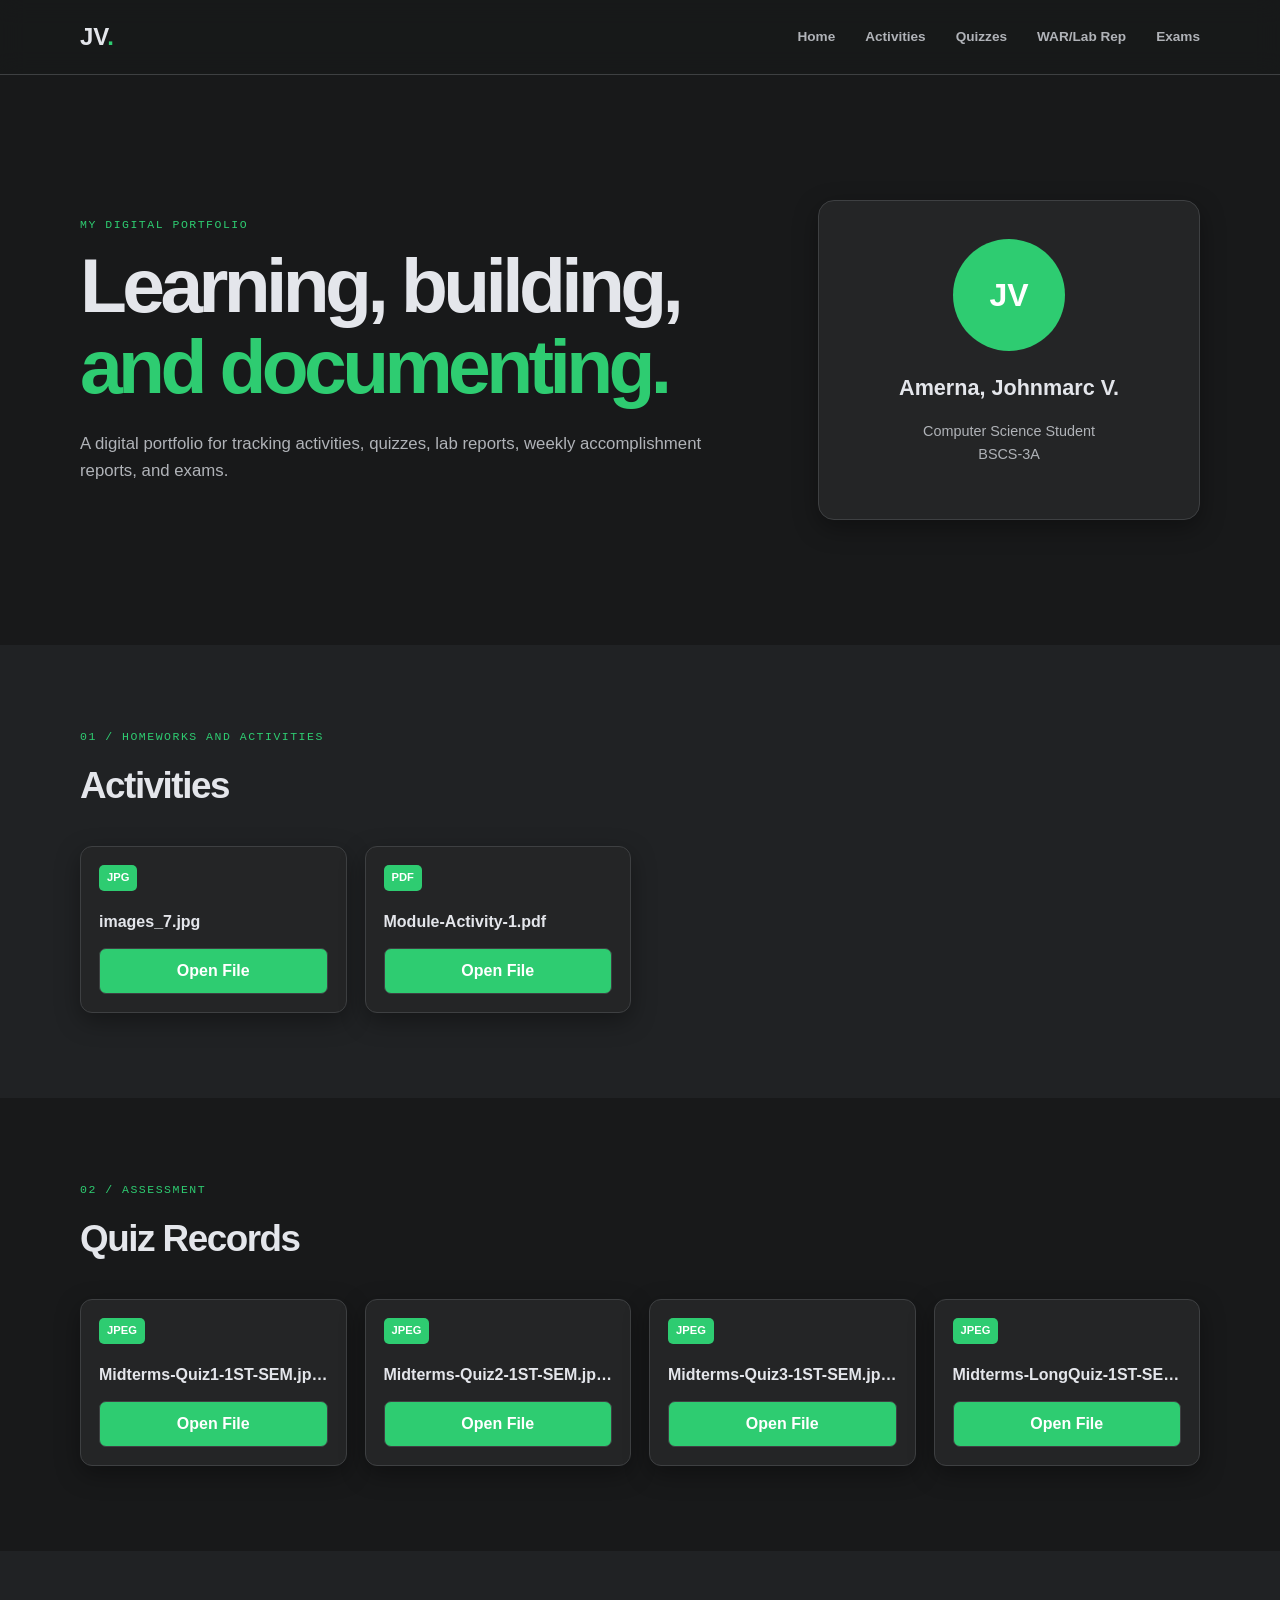
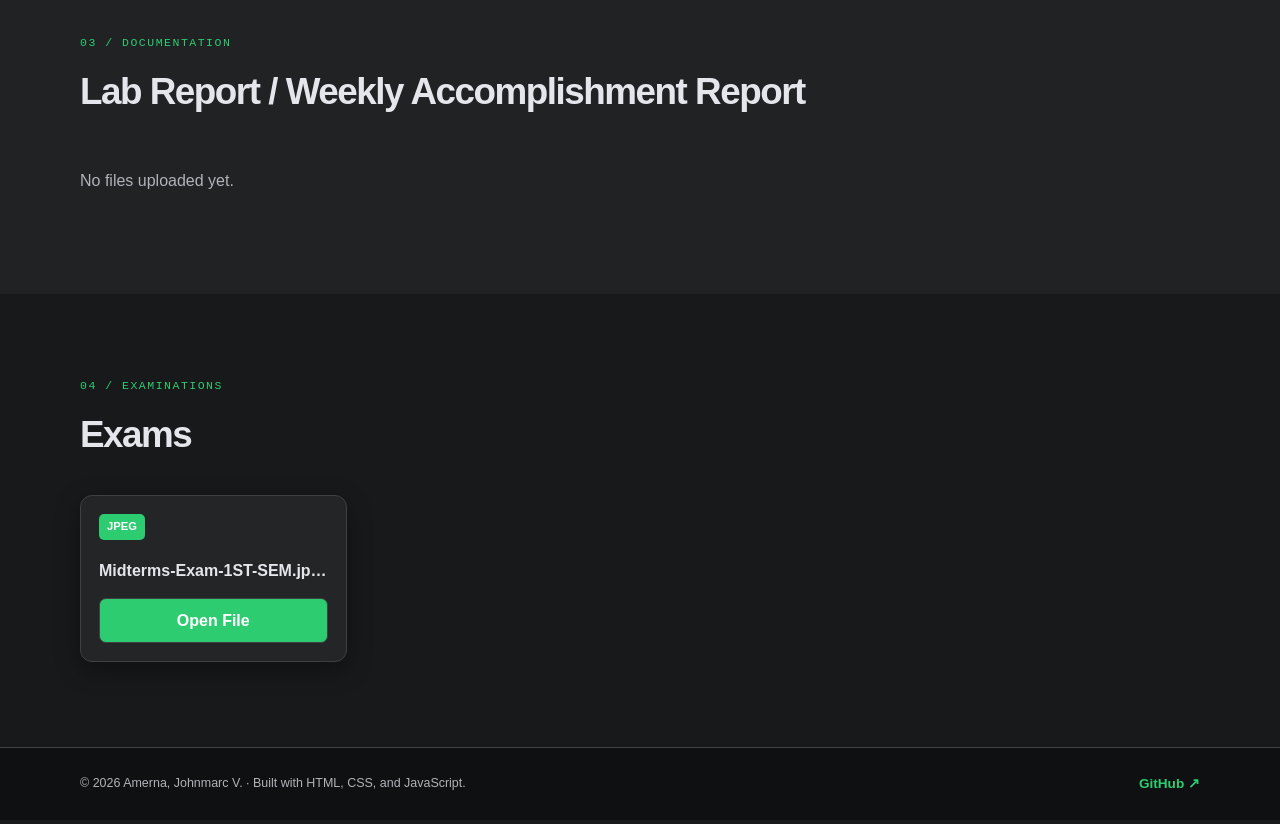
<file: index.html>
<!DOCTYPE html>
<html lang="en">
<head>
  <meta charset="UTF-8">
  <meta name="viewport" content="width=device-width, initial-scale=1.0">
  <meta name="description" content="Johnmarc's learning and software development portfolio">
  <title>Amerna's Portfolio</title>
  <link rel="stylesheet" href="style.css">
</head>

<body>
  <header class="site-header">
    <nav class="navbar container" aria-label="Main navigation">
      <a class="logo" href="#home">JV<span>.</span></a>

      <button
        type="button"
        class="menu-toggle"
        aria-label="Open navigation menu"
        aria-expanded="false">
        ☰
      </button>

      <div class="nav-links">
        <a href="#home">Home</a>
        <a href="#activities">Activities</a>
        <a href="#quizzes">Quizzes</a>
        <a href="#warlab">WAR/Lab Rep</a>
        <a href="#exams">Exams</a>
      </div>
    </nav>
  </header>

  <main>
    <section id="home" class="hero container">
      <div class="hero-content">
        <p class="eyebrow">MY DIGITAL PORTFOLIO</p>

        <h1>
          Learning, building,<br>
          <span>and documenting.</span>
        </h1>

        <p class="hero-description">
          A digital portfolio for tracking activities, quizzes,
          lab reports, weekly accomplishment reports, and exams.
        </p>
      </div>

      <aside class="profile-card" aria-label="Profile summary">
        <div class="profile-avatar">JV</div>
        <h2>Amerna, Johnmarc V.</h2>
        <p>Computer Science Student<br>BSCS-3A</p>
      </aside>
    </section>

    <section id="activities" class="section section-tinted">
      <div class="container">
        <div class="section-heading">
          <div>
            <p class="eyebrow">01 / HOMEWORKS AND ACTIVITIES</p>
            <h2>Activities</h2>
          </div>
          </div>

        <div class="files-container static-files">
          <div class="file-item-card">
            <div class="file-item-header">
              <span class="file-badge">JPG</span>
            </div>

            <div class="file-info">
              <div class="file-title">images_7.jpg</div>
            </div>

            <button
              type="button"
              class="view-btn"
              onclick="openStaticFile('images/images_7.jpg', 'images_7.jpg')">
              Open File
            </button>
          </div>

          <div class="file-item-card">
            <div class="file-item-header">
              <span class="file-badge">PDF</span>
            </div>

            <div class="file-info">
              <div class="file-title">Module-Activity-1.pdf</div>
            </div>

            <button
              type="button"
              class="view-btn"
              onclick="openStaticFile(
                'images/Module-Activity-1.pdf',
                'Module-Activity-1.pdf'
              )">
              Open File
            </button>
          </div>
        </div>
      </div>
    </section>

    <section id="quizzes" class="section">
      <div class="container">
        <div class="section-heading">
          <div>
            <p class="eyebrow">02 / ASSESSMENT</p>
            <h2>Quiz Records</h2>
          </div>
        </div>

        <div class="files-container static-files">
          <div class="file-item-card">
            <div class="file-item-header">
              <span class="file-badge">JPEG</span>
            </div>

            <div class="file-info">
              <div class="file-title">Midterms-Quiz1-1ST-SEM.jpeg</div>
            </div>

            <button
              type="button"
              class="view-btn"
              onclick="openStaticFile('images/Midterms-Quiz1-1ST-SEM.jpeg', 'Midterms-Quiz1-1ST-SEM.jpeg')">
              Open File
            </button>
          </div>

          <div class="file-item-card">
            <div class="file-item-header">
              <span class="file-badge">JPEG</span>
            </div>

            <div class="file-info">
              <div class="file-title">Midterms-Quiz2-1ST-SEM.jpeg</div>
            </div>

            <button
              type="button"
              class="view-btn"
              onclick="openStaticFile('images/Midterms-Quiz2-1ST-SEM.jpeg', 'Midterms-Quiz2-1ST-SEM.jpeg')">
              Open File
            </button>
          </div>

          <div class="file-item-card">
            <div class="file-item-header">
              <span class="file-badge">JPEG</span>
            </div>

            <div class="file-info">
              <div class="file-title">Midterms-Quiz3-1ST-SEM.jpeg</div>
            </div>

            <button
              type="button"
              class="view-btn"
              onclick="openStaticFile('images/Midterms-Quiz3-1ST-SEM.jpeg', 'Midterms-Quiz3-1ST-SEM.jpeg')">
              Open File
            </button>
          </div>

          <div class="file-item-card">
            <div class="file-item-header">
              <span class="file-badge">JPEG</span>
            </div>

            <div class="file-info">
              <div class="file-title">Midterms-LongQuiz-1ST-SEM.jpeg</div>
            </div>

            <button
              type="button"
              class="view-btn"
              onclick="openStaticFile('images/Midterms-LongQuiz-1ST-SEM.jpeg', 'Midterms-LongQuiz-1ST-SEM.jpeg')">
              Open File
            </button>
          </div>
        </div>
      </div>
    </section>

    <section id="warlab" class="section section-tinted">
      <div class="container">
        <div class="section-heading">
          <div>
            <p class="eyebrow">03 / DOCUMENTATION</p>
            <h2>Lab Report / Weekly Accomplishment Report</h2>
          </div>
        </div>

        <div class="files-container" id="container-warlab">
          <p class="empty-msg">No files uploaded yet.</p>
        </div>
      </div>
    </section>

    <section id="exams" class="section">
      <div class="container">
        <div class="section-heading">
          <div>
            <p class="eyebrow">04 / EXAMINATIONS</p>
            <h2>Exams</h2>
          </div>
        </div>

                <div class="files-container static-files">
      <div class="file-item-card">
        <div class="file-item-header">
          <span class="file-badge">JPEG</span>
        </div>

        <div class="file-info">
          <div class="file-title">Midterms-Exam-1ST-SEM.jpeg</div>
        </div>

        <button
          type="button"
          class="view-btn"
          onclick="openStaticFile(
            'images/Midterms-Exam-1ST-SEM.jpeg',
            'Midterms-Exam-1ST-SEM.jpeg'
          )">
          Open File
        </button>
      </div>
    </div>
  </div>
</section>
  </main>

  <footer class="site-footer">
    <div class="container footer-content">
      <p>© 2026 Amerna, Johnmarc V. · Built with HTML, CSS, and JavaScript.</p>
      <a href="https://github.com/" target="_blank" rel="noopener noreferrer">
        GitHub ↗
      </a>
    </div>
  </footer>

  <!-- File preview modal -->
  <div
    id="file-modal"
    class="modal hidden"
    role="dialog"
    aria-modal="true"
    aria-labelledby="modal-title">

    <div class="modal-content">
      <button
        type="button"
        class="modal-close"
        onclick="closeModal()"
        aria-label="Close modal">
        &times;
      </button>

      <h2 id="modal-title">File Preview</h2>
      <div id="modal-body"></div>
    </div>
  </div>

  <script src="script.js"></script>
</body>
</html>
</file>
<file: style.css>
/* ==============================
   1. Design tokens and reset
   ============================== */
:root {
  /* Dark theme colors (Facebook-like) */
  --color-bg: #18191a;          /* Main background */
  --color-surface: #242526;     /* Cards, panels */
  --color-surface-hover: #3a3b3c;
  --color-text: #e4e6eb;        /* Primary text */
  --color-text-muted: #b0b3b8;  /* Secondary text */
  --color-border: #3e4042;      /* Borders */
  --color-accent: #2d88ff;      /* Link/accent blue */
  --color-green: #2ecc71;       /* Success/green accent */
  --color-orange: #f39c12;      /* Orange accent */
  --color-section: #202224;     /* Tinted sections */

  --shadow-card: 0 8px 24px rgba(0, 0, 0, 0.35);
  --radius-small: 7px;
  --radius-medium: 12px;
  --radius-large: 16px;
  --content-width: 1120px;
}

* { 
  box-sizing: border-box; 
}

html { 
  scroll-behavior: smooth; 
}

body {
  margin: 0;
  color: var(--color-text);
  background: var(--color-bg);
  font-family: Manrope, Arial, sans-serif;
  line-height: 1.6;
}

a { 
  color: inherit; 
}

button { 
  font: inherit; 
}

.container { 
  width: min(var(--content-width), 92%); 
  margin: 0 auto; 
}

/* ==============================
   2. Shared components
   ============================== */
.eyebrow {
  margin: 0 0 14px;
  color: var(--color-green);
  font: 500 0.72rem 'DM Mono', monospace;
  letter-spacing: 0.13em;
}

.button {
  padding: 12px 18px;
  border-radius: var(--radius-small);
  font-size: 0.85rem;
  font-weight: 800;
  text-decoration: none;
}

.button-primary { 
  color: #fff; 
  background: var(--color-green); 
}

.button-secondary { 
  color: var(--color-text); 
  border: 1px solid var(--color-border); 
  background: var(--color-surface);
}

.button-group { 
  display: flex; 
  gap: 12px; 
  margin-top: 30px; 
}

.section { 
  padding: 85px 0; 
}

.section-tinted { 
  background: var(--color-section); 
}

.section-heading {
  display: flex;
  align-items: end;
  justify-content: space-between;
  margin-bottom: 30px;
}

.section-heading h2 {
  margin: 0;
  font-size: 2.3rem;
  letter-spacing: -0.04em;
  color: var(--color-text);
}

.text-button {
  padding: 0;
  color: var(--color-accent);
  background: none;
  border: 0;
  font-weight: 800;
  cursor: pointer;
}

.tag {
  display: inline-block;
  padding: 3px 9px;
  border-radius: 20px;
  font: 500 0.68rem 'DM Mono', monospace;
}

.tag-math { 
  color: #f5c67b; background: #4a3610; 
}

.tag-code { 
  color: #7fffd4; background: #0f3a2f;
}

.tag-theory { 
  color: #cbb3ff; background: #2a1f4a; 
}

.tag-hardware { 
  color: #a8c7ff; background: #162a3f; 
}

.tag-design { 
  color: #ffb3c6; background: #3f1624; 
}

.card-grid { 
  display: grid; gap: 20px; 
}

.card-grid-three { 
  grid-template-columns: repeat(3, 1fr); 
}

.card-grid-two { 
  grid-template-columns: repeat(2, 1fr); 
}

.project-card, .report-card {
  padding: 25px;
  background: var(--color-surface);
  border: 1px solid var(--color-border);
  border-radius: var(--radius-medium);
  box-shadow: var(--shadow-card);
}

.project-card h3, .report-card h3 { 
  margin: 0 0 5px; 
  color: var(--color-text);
}

.project-card p, .report-card p, .activity-item p {
  margin: 0 0 12px;
  color: var(--color-text-muted);
  font-size: 0.9rem;
}

.project-link {
  color: var(--color-accent);
  font-size: 0.78rem;
  font-weight: 800;
  text-decoration: none;
}

.card-footer { 
  display: flex; 
  align-items: center; 
  justify-content: space-between; 
  margin-top: 25px; 
}

/* ==============================
   3. Header and navigation
   ============================== */
.site-header {
  position: sticky;
  top: 0;
  z-index: 10;
  border-bottom: 1px solid var(--color-border);
  background: rgba(24, 25, 26, 0.92);
  backdrop-filter: blur(12px);
}

.navbar { 
  display: flex; 
  align-items: center; 
  justify-content: space-between; 
  height: 74px; 
}

.logo { 
  font-size: 1.5rem; 
  font-weight: 800; 
  text-decoration: none; 
  color: var(--color-text);
}

.logo span { 
  color: var(--color-green); 
}

.nav-links { 
  display: flex; 
  gap: 30px; 
}

.nav-links a, .footer-content a { 
  font-size: 0.85rem; 
  font-weight: 700; 
  text-decoration: none;
  color: var(--color-text-muted);
}

.nav-links a:hover, .footer-content a:hover { 
  color: var(--color-text); 
}

.menu-toggle { 
  display: none; 
  border: 0; 
  background: none; 
  font-size: 1.5rem; 
  cursor: pointer; 
  color: var(--color-text);
}

/* ==============================
   4. Home section
   ============================== */
.hero {
  display: grid;
  grid-template-columns: 1.4fr 0.8fr;
  align-items: center;
  gap: 70px;
  min-height: 570px;
  padding: 70px 0;
}

.hero h1 {
  margin: 0 0 25px;
  font-size: clamp(2.7rem, 6vw, 5rem);
  line-height: 1.05;
  letter-spacing: -0.06em;
  color: var(--color-text);
}

.hero h1 span { 
  color: var(--color-green); 
}

.hero-description { 
  max-width: 650px; 
  color: var(--color-text-muted); 
  font-size: 1.05rem; 
}

.profile-card {
  padding: 38px;
  text-align: center;
  background: var(--color-surface);
  border: 1px solid var(--color-border);
  border-radius: var(--radius-large);
  box-shadow: var(--shadow-card);
}

.profile-avatar {
  display: grid;
  place-items: center;
  width: 112px;
  height: 112px;
  margin: 0 auto 20px;
  border-radius: 50%;
  color: #fff;
  background: var(--color-green);
  font-size: 2rem;
  font-weight: 800;
}

.profile-card h2 { 
  margin: 0; 
  font-size: 1.35rem; 
  color: var(--color-text);
}

.profile-card p { 
  color: var(--color-text-muted); 
  font-size: 0.9rem; 
}

.quick-stats {
  display: grid;
  grid-template-columns: repeat(3, 1fr);
  margin-top: 25px;
  padding-top: 22px;
  border-top: 1px solid var(--color-border);
}

.stat strong { 
  display: block; 
  color: var(--color-green); 
  font-size: 1.3rem; 
}

.stat small { 
  color: var(--color-text-muted); 
  font-size: 0.7rem; 
}

/* ==============================
   5. Activities, quizzes, reports
   ============================== */
.activity-list { 
  border-top: 1px solid var(--color-border); 
}

.activity-item {
  display: grid;
  grid-template-columns: 90px 1fr;
  gap: 25px;
  padding: 25px 0;
  border-bottom: 1px solid var(--color-border);
}

.activity-item h3 { 
  margin: 0 0 5px; 
  color: var(--color-text);
}

.activity-date { 
  color: var(--color-green); 
  font: 500 1.5rem 'DM Mono', monospace; 
}

.activity-date span { 
  display: block; 
  color: var(--color-text-muted); 
  font-size: 0.65rem; 
  letter-spacing: 0.1em; 
}

.project-icon {
  display: grid;
  place-items: center;
  width: 46px;
  height: 46px;
  margin-bottom: 20px;
  border-radius: 9px;
  color: #fff;
  background: var(--color-green);
  font-size: 1.4rem;
}

.table-wrapper { 
  overflow-x: auto; 
  border: 1px solid var(--color-border); 
  border-radius: var(--radius-medium); 
  background: var(--color-surface); 
}

table { 
  width: 100%; 
  min-width: 650px; 
  border-collapse: collapse; 
  text-align: left;
}

th, td { 
  padding: 18px 22px; 
  border-bottom: 1px solid var(--color-border); 
  font-size: 0.86rem; 
  color: var(--color-text);
}

th { 
  color: var(--color-text-muted); 
  font: 500 0.7rem 'DM Mono', monospace; 
  text-transform: uppercase; 
}

tr:last-child td { 
  border-bottom: 0; 
}

.score { 
  color: var(--color-green); 
  font-weight: 800; 
}

.report-type { 
  color: var(--color-orange); 
  font: 500 0.7rem 'DM Mono', monospace; 
  letter-spacing: 0.1em; 
}

.report-card h3 { 
  margin-top: 14px; 
}

/* ==============================
   6. Footer
   ============================== */
.site-footer { 
  padding: 25px 0; 
  color: var(--color-text-muted); 
  background: #0f1011; 
  border-top: 1px solid var(--color-border);
}

.footer-content { 
  display: flex; 
  align-items: center; 
  justify-content: space-between; 
}

.footer-content p { 
  margin: 0; 
  font-size: 0.78rem; 
}

.footer-content a { 
  color: #2ecc71;
}

/* ==============================
   7. Responsive layout
   ============================== */
@media (max-width: 700px) {
  .menu-toggle { 
    display: block; 
  }

  .nav-links {
    position: absolute;
    top: 74px;
    left: 0;
    right: 0;
    display: none;
    flex-direction: column;
    gap: 15px;
    padding: 20px;
    border-bottom: 1px solid var(--color-border);
    background: var(--color-bg);
  }

  .nav-links.is-open { 
    display: flex; 
  }

  .hero { 
    grid-template-columns: 1fr; 
    gap: 35px; 
    padding: 60px 0; 
  }

  .profile-card { 
    max-width: 420px; 
  }

  .section { 
    padding: 60px 0; 
  }

  .section-heading h2 { 
    font-size: 1.8rem; 
  }

  .card-grid-three, .card-grid-two { 
    grid-template-columns: 1fr; 
  }

  .footer-content { 
    display: block; 
  }

  .footer-content a { 
    display: inline-block; 
    margin-top: 8px; 
  }
}

/* ==============================
   8. Image upload & preview
   ============================== */
.image-upload-area {
  margin: 20px 0 30px;
  padding: 18px;
  border: 1px dashed var(--color-border);
  border-radius: var(--radius-medium);
  background: var(--color-surface);
}

.image-upload-label {
  display: inline-flex;
  align-items: center;
  gap: 10px;
  padding: 10px 14px;
  border-radius: var(--radius-small);
  background: #2f3136;
  color: var(--color-text);
  font-weight: 700;
  font-size: 0.85rem;
  cursor: pointer;
  user-select: none;
}

.image-upload-label:hover {
  background: var(--color-surface-hover);
}

.image-upload-icon {
  font-size: 1.1rem;
}

.image-input {
  position: absolute;
  width: 1px;
  height: 1px;
  padding: 0;
  margin: -1px;
  overflow: hidden;
  clip: rect(0, 0, 0, 0);
  border: 0;
}

.image-preview-grid {
  display: grid;
  grid-template-columns: repeat(auto-fill, minmax(140px, 1fr));
  gap: 12px;
  margin-top: 16px;
}

.image-preview-grid img {
  width: 100%;
  height: 140px;
  object-fit: cover;
  border-radius: var(--radius-small);
  border: 1px solid var(--color-border);
  background: #000;
}

/* ==============================
   9. Clear images button
   ============================== */
.image-clear-wrapper {
  margin-top: 10px;
}

.image-clear-button {
  padding: 6px 10px;
  border: 1px solid var(--color-border);
  border-radius: var(--radius-small);
  background: var(--color-surface);
  color: var(--color-text-muted);
  font-size: 0.75rem;
  font-weight: 700;
  cursor: pointer;
}

.image-clear-button:hover {
  color: var(--color-text);
  border-color: var(--color-text-muted);
  background: var(--color-surface-hover);
}

.actions {
  display: flex;
  align-items: center;
  gap: 10px;
}

.upload-label,
.view-btn,
.delete-btn {
  border: 1px solid var(--color-border);
  border-radius: var(--radius-small);
  cursor: pointer;
}

.upload-label {
  display: inline-block;
  padding: 8px 14px;
  color: #fff;
  background: var(--color-green);
  font-size: 0.85rem;
  font-weight: 700;
}

.upload-label:hover {
  filter: brightness(1.1);
}

.file-input {
  position: absolute;
  width: 1px;
  height: 1px;
  overflow: hidden;
  opacity: 0;
}

.files-container {
  display: grid;
  grid-template-columns: repeat(auto-fill, minmax(230px, 1fr));
  gap: 18px;
}

.empty-msg {
  grid-column: 1 / -1;
  color: var(--color-text-muted);
}

.static-files {
  margin-top: 20px;
}

.file-item-card {
  padding: 18px;
  background: var(--color-surface);
  border: 1px solid var(--color-border);
  border-radius: var(--radius-medium);
  box-shadow: var(--shadow-card);
}

.file-item-header {
  display: flex;
  align-items: center;
  justify-content: space-between;
  margin-bottom: 18px;
}

.file-badge {
  padding: 4px 8px;
  border-radius: 5px;
  color: #fff;
  background: var(--color-green);
  font-size: 0.7rem;
  font-weight: 800;
}

.file-title {
  overflow: hidden;
  margin-bottom: 14px;
  color: var(--color-text);
  font-weight: 700;
  text-overflow: ellipsis;
  white-space: nowrap;
}

.file-info small {
  color: var(--color-text-muted);
  font-size: 0.75rem;
}

.view-btn {
  width: 100%;
  padding: 9px 12px;
  color: #fff;
  background: var(--color-green);
  font-weight: 700;
}

.view-btn:hover {
  background: #419665;
}

.delete-btn {
  width: 28px;
  height: 28px;
  color: #fff;
  background: #c0392b;
  font-size: 1.2rem;
  line-height: 1;
}

.modal {
  position: fixed;
  inset: 0;
  z-index: 100;
  display: grid;
  place-items: center;
  padding: 20px;
  background: rgba(0, 0, 0, 0.8);
}

.modal.hidden {
  display: none;
}

.modal-content {
  position: relative;
  width: min(900px, 100%);
  max-height: 95vh;
  overflow: auto;
  padding: 24px;
  border: 1px solid var(--color-border);
  border-radius: var(--radius-medium);
  background: var(--color-surface);
}

.modal-content h2 {
  margin-top: 0;
  padding-right: 35px;
  color: var(--color-text);
}

.modal-close {
  position: absolute;
  top: 12px;
  right: 16px;
  border: 0;
  color: var(--color-text);
  background: transparent;
  cursor: pointer;
  font-size: 2rem;
}

.modal-image {
  display: block;
  max-width: 100%;
  max-height: 80vh;
  margin: 0 auto;
  border-radius: 8px;
}

.modal-frame {
  display: block;
  width: 100%;
  height: 75vh;
  border: 0;
  border-radius: 8px;
}

.download-message {
  padding: 30px;
  color: var(--color-text);
  text-align: center;
}

.download-message .view-btn {
  display: inline-block;
  width: auto;
  text-decoration: none;
}
</file>
